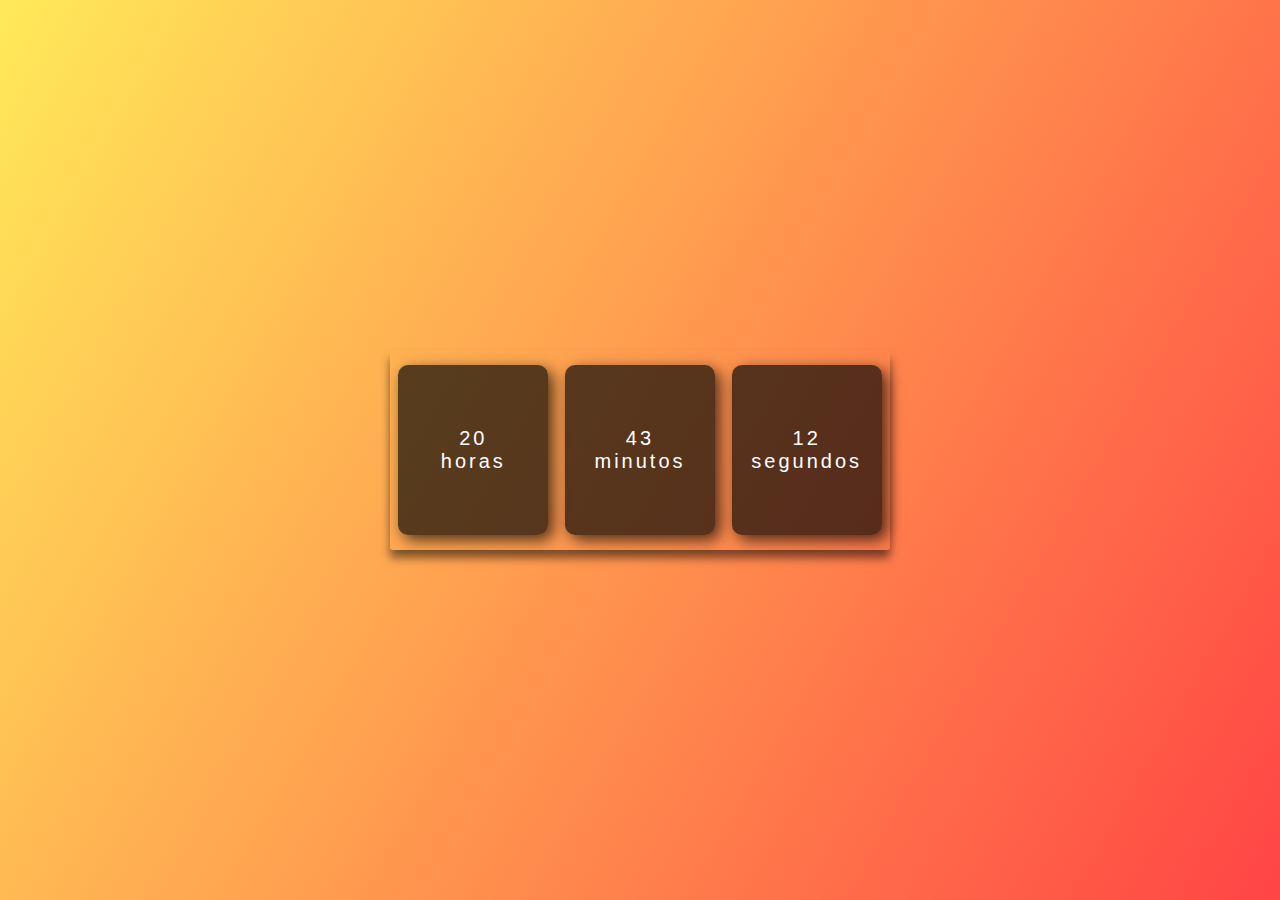
<file: digital clock/index.html>
<!DOCTYPE html>
<html lang="en">
<head>
    <meta charset="UTF-8">
    <meta http-equiv="X-UA-Compatible" content="IE=edge">
    <meta name="viewport" content="width=device-width, initial-scale=1.0">
    <title>Relogio Digital</title>
    <link rel="stylesheet" href="style.css">
    <link rel="icon" href="https://encrypted-tbn0.gstatic.com/images?q=tbn:ANd9GcT6HEXm2ABiZSz6FS0D_ZiiiO6VNF8yXxcQ1IpUI5mQG0ArF_0rp5llrnBnH1RMa70Cu9M&usqp=CAU" sizes="16x16"  />

</head>
<body>
    <div class="relogio" onload="Timer()">
        <div>
            <span id="hora">00</span>
            <span class="tempo">horas</span>
        </div>
        <div>
            <span id="minuto">00</span>
            <span class="tempo">minutos</span>
        </div>
        <div>
            <span id="segundo">00</span>
            <span class="tempo">segundos</span>
        </div>
    </div>
    <script src="main.js"></script>
</body>
</html>
</file>
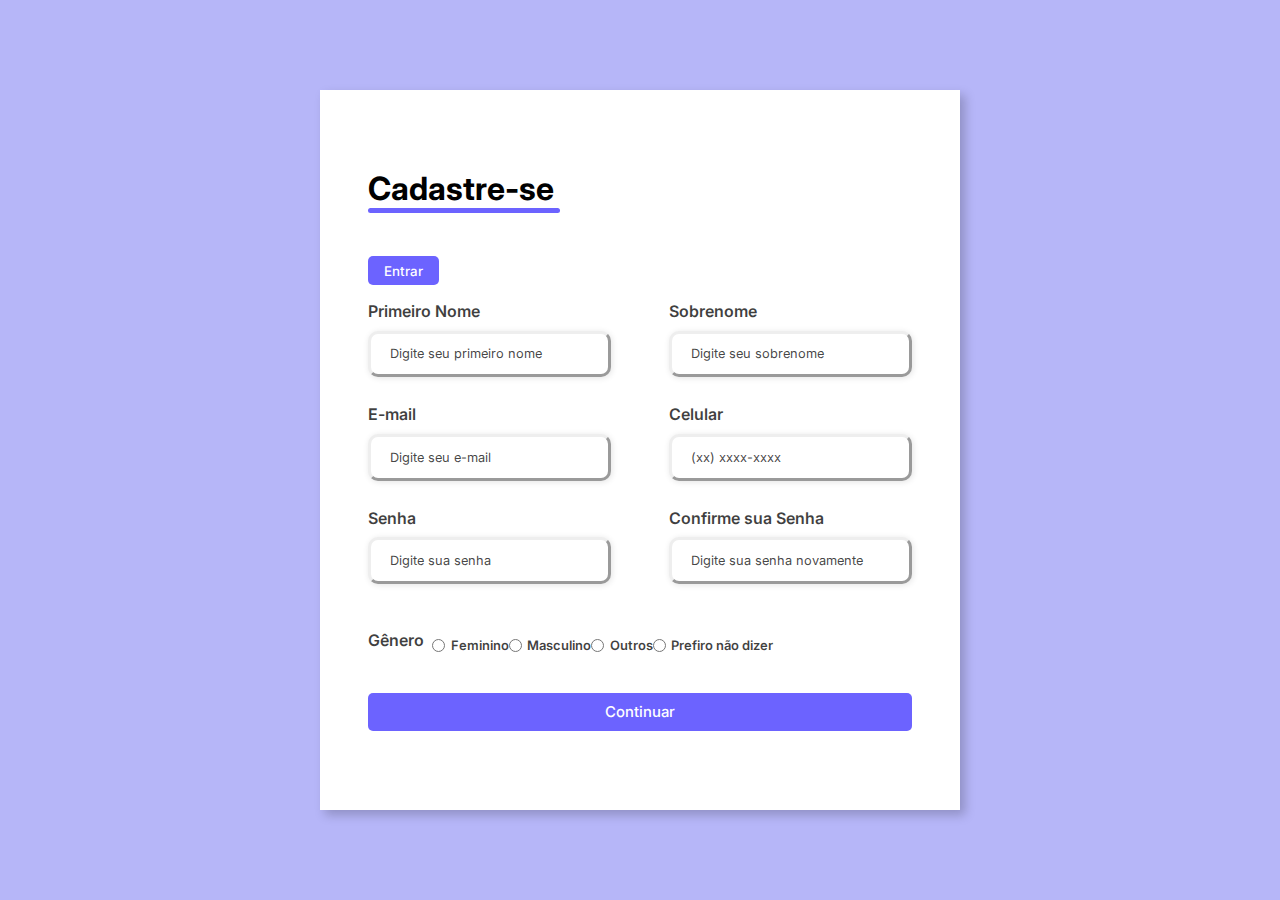
<file: formulario responsivo/index.html>
<!DOCTYPE html>
<html lang="pt-br">
  <head>
    <meta charset="UTF-8" />
    <meta http-equiv="X-UA-Compatible" content="IE=edge" />
    <meta name="viewport" content="width=device-width, initial-scale=1.0" />
    <link rel="stylesheet" href="assets/css/style.css" />
    <title>Formulario de Cadastro</title>
  </head>
  <body>

    <div class="container">
      <div class="form-image">
        <img src="assets/img/undraw_shopping_re_hdd9.svg" alt="" />
      </div>

      <div class="form">
        <form action="#">
          <div class="form-header">
            <h1>Cadastre-se</h1>
          </div>
          <div class="login-button">
            <button><a href="#">Entrar</a></button>
          </div>

          <div class="input-group">
            <div class="input-box">
              <label for="firstname">Primeiro Nome</label>
              <input
                id="firstname"
                type="text"
                name="firstname"
                placeholder="Digite seu primeiro nome"
                required
              />
            </div>

            <div class="input-box">
              <label for="lastname">Sobrenome</label>
              <input
                id="lastname"
                type="text"
                name="lastname"
                placeholder="Digite seu sobrenome"
                required
              />
            </div>

            <div class="input-box">
              <label for="email">E-mail</label>
              <input
                id="email"
                type="email"
                name="email"
                placeholder="Digite seu e-mail"
                required
              />
            </div>

            <div class="input-box">
              <label for="number">Celular</label>
              <input
                id="number"
                type="tel"
                name="number"
                placeholder="(xx) xxxx-xxxx"
                required
              />
            </div>

            <div class="input-box">
              <label for="password">Senha</label>
              <input
                id="password"
                type="password"
                name="password"
                placeholder="Digite sua senha"
                required
              />
            </div>

            <div class="input-box">
              <label for="confirmPassword">Confirme sua Senha</label>
              <input
                id="confirmPassword"
                type="password"
                name="confirmPassword"
                placeholder="Digite sua senha novamente"
                required
              />
            </div>
          </div>

          <div class="gender-input">
            <div class="gender-title">
              <h6>Gênero</h6>
            </div>

            <div class="gender-group">
              <div class="gender-input">
                <input id="female" type="radio" name="gender" />
                <label for="female">Feminino</label>
              </div>
              <div class="gender-input">
                <input id="male" type="radio" name="gender" />
                <label for="male">Masculino</label>
              </div>
              <div class="gender-input">
                <input id="others" type="radio" name="gender" />
                <label for="others">Outros</label>
              </div>
              <div class="gender-input">
                <input id="none" type="radio" name="gender" />
                <label for="none">Prefiro não dizer</label>
              </div>
            </div>
          </div>
          <div class="continue-button">
            <button><a href="#">Continuar</a></button>
          </div>
        </form>
      </div>
    </div>
  </body>
</html>
</file>
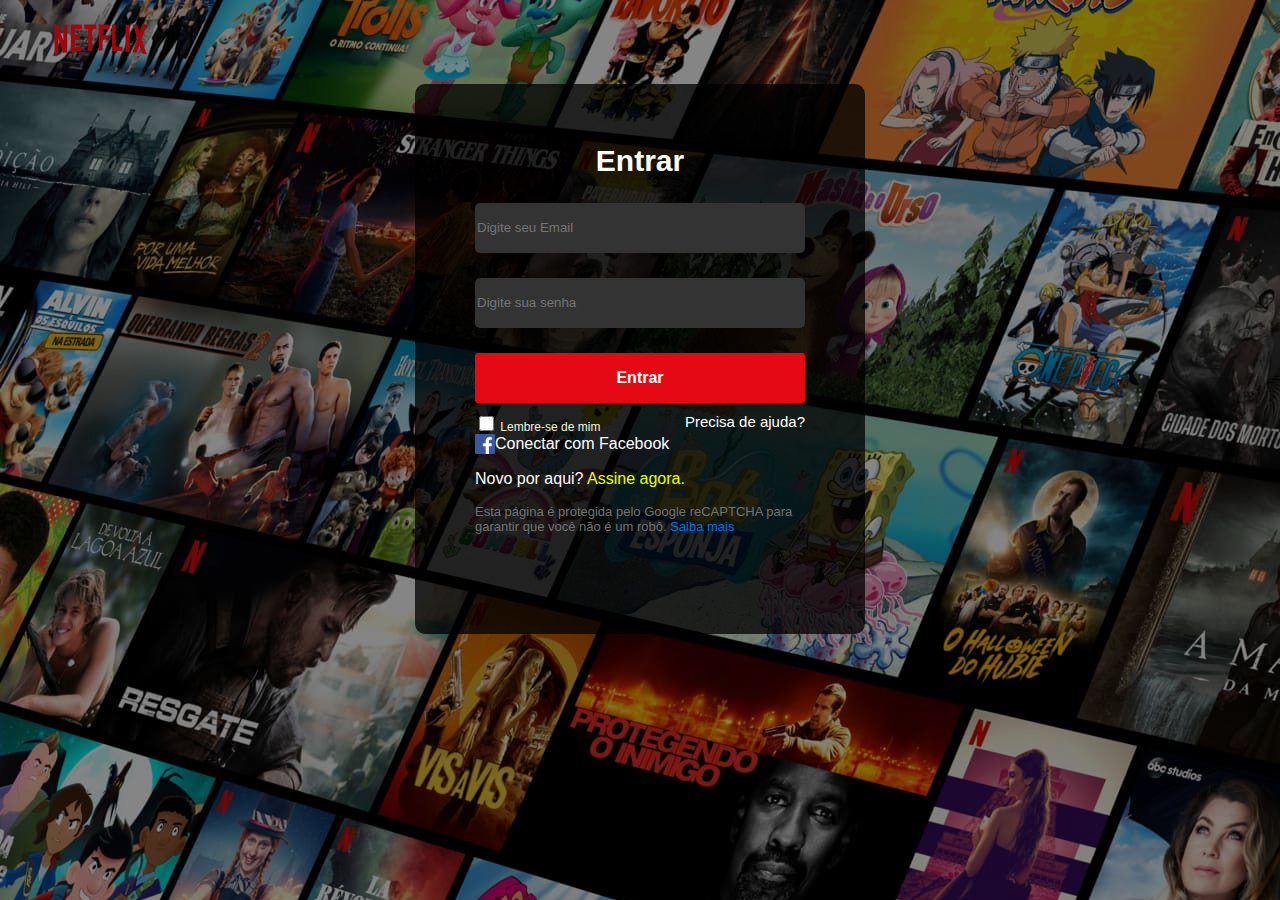
<file: netflix login page/index.html>
<!DOCTYPE html>
<html lang="en">
<head>
    <meta charset="UTF-8">
    <meta http-equiv="X-UA-Compatible" content="IE=edge">
    <meta name="viewport" content="width=device-width, initial-scale=1.0">
    <title>Document</title>
    <link rel="stylesheet" href="./assets/style.css">
</head>
<body>
    <div class="header">
        <div class="logo">
            <a href="#" >
                <img src="img/netflixlogo.png" alt="">
            </a>
        </div>
    </div>

    <div class="login_box">
        <h2>Entrar</h2>
        <form>

            <div class="input_box">
                <input type="email" required placeholder="Digite seu Email">
            </div>

            <div class="input_box">
                <input type="password" required placeholder="Digite sua senha">
            </div>
            <button class="submit">Entrar</button>

        </form>
        <div class="suporte">
            <div class="remenber">
                <input type="checkbox" >
                <span>Lembre-se de mim</span>
            </div>

            <div class="help">
                <a href="#">
                Precisa de ajuda?
                </a>
            </div>
        </div>

        <div class="login_footer">

        <div class="login_facebook">

            <img src="img/Facebook_logo.png" alt="imagem_fecebook">
            <a href="#">Conectar com Facebook</a>

        </div>

        <div class="sign_up"> 
        <p>Novo por aqui? <a href="#">Assine agora.</a></p>
        </div>
        <div class="terms"> 
            <p>Esta página é protegida pelo Google reCAPTCHA para garantir que você não é um robô. <a href="#">Saiba mais</a></p>
        </div>
        </div>

    </div>

</body>
</html>
</file>
<file: digital clock/style.css>
*{
    margin: 0;
    padding: 0;
    font-family: Verdana, Geneva, Tahoma, sans-serif;
}
body{
    height: 100vh;
    background: linear-gradient(120deg, #ffe53bd8, #ff2525da);
    display: flex;
    align-items: center;
    justify-content: center;
}
.relogio{
    height: 200px;
    width: 500px;
    align-items: center;
    justify-content: center;
    display: flex;
    justify-content: space-around;
    border-radius: 3px;
    box-shadow: 0px 8px 10px rgba(0, 0, 0, .5);

}
.relogio div{
    height: 170px;
    width: 150px;
    display: flex;
    flex-direction: column;
    align-items: center;
    justify-content: center;
    color: #fff;
    background: rgba(5, 5, 5, 0.671);
    box-shadow: 5px 5px 15px rgba(0, 0, 0, .7);
    border-radius: 10px;
    letter-spacing: 3px;

}

.relogio span{
    font-size: 20px;

}
</file>
<file: formulario responsivo/assets/css/style.css>
@import url('https://fonts.googleapis.com/css2?family=Inter:wght@100;200;300;400;500;600&display=swap');

*{
    padding: 0;
    margin: 0;
    box-sizing: border-box;
    font-family: 'Inter', sans-serif;
}
body{
    width: 100%;
    height: 100vh;
    display: flex;
    align-items: center;
    justify-content: center;
    background: #0c0ce94d;
}
.container{
    width: 80%;
    height: 80vh;
    display: flex;
    box-shadow: 5px 5px 10px rgba(0, 0, 0, 0.212);
}
.form-image{
    width: 50%;
    display: flex;
    flex-direction: column;
    justify-content: center;
    align-items: center;
    background-color: #fde3a7d7;
    padding: 1rem;
}

.form-image img {
    width: 31rem;
}
.form {
    width: 50%;
    display: flex;
    flex-direction: column;
    justify-content: center;
    align-items: center;
    background-color: #fff;
    padding: 3rem;
}

.form-header {
    margin-bottom: 3rem;
    display: flex;
    justify-content:   space-between;  
}

.login-button {
    display: flex;
    align-items: center;
}
.login-button button {
    border: none;
    background-color: #6c63ff;
    padding: 0.4rem 1rem;
    border-radius: 5px;
    cursor: pointer;
}
.login-button button:hover {
    background-color: #6b63fff1;
}

.login-button button a {
    text-decoration: none;
    font-weight: 500;
    color: #fff;
}
.form-header h1::after {
    content: '';
    display: block;
    width: 12rem;
    height: 0.3rem;
    background-color: #6c63ff;
    margin: 0 auto;
    position: absolute;
    border-radius: 10px;
}

.input-group {
    display: flex;
    flex-wrap: wrap;
    justify-content: space-between;
    padding: 1rem 0;
}
.input-box {
    display: flex;
    flex-direction: column;
    margin-bottom: 1.1rem;
}
.input-box input {
    margin: 0.6rem 0;
    padding: 0.8rem 1.2rem;
    border:  outset;
    border-radius: 10px;
    box-shadow: 1px 1px 6px #0000001c;
    font-size: 0.8rem;
}

.input-box input:focus-visible {
    outline: 1px solid #6c63ff;
}

.input-box label,
.gender-title h6 {
    font-size: 1rem;
    font-weight: 600;
    color: #000000c0;
}

.input-box input::placeholder {
    color: #000000be;
}

.gender-group {
    display: flex;
    justify-content: space-between;
    margin-top: 0.62rem;
    padding: 0 .5rem;
}
.gender-input {
    display: flex;
    align-items: center;
}

.gender-input input {
    margin-right: 0.35rem;
}

.gender-input label {
    font-size: 0.81rem;
    font-weight: 600;
    color: #000000c0;
}

.continue-button button {
    width: 100%;
    margin-top: 2.5rem;
    border: none;
    background-color: #6c63ff;
    padding: 0.62rem;
    border-radius: 5px;
    cursor: pointer;
}

.continue-button button:hover {
    background-color: #6b63fff1;
}

.continue-button button a {
    text-decoration: none;
    font-size: 0.93rem;
    font-weight: 500;
    color: #fff;
}

@media screen and (max-width: 1330px) {
    .form-image {
        display: none;
    }
    .container {
        width: 50%;
    }
    .form {
        width: 100%;
    }
}
@media screen and (max-width: 1024px) {
    .container {
        width: 70%;
        height: auto;
    }
    .input-group {
        flex-direction: column;
        z-index: 5;
        padding-right: 3rem;
        max-height: 10rem;
        overflow-y: scroll;
        flex-wrap: nowrap;
    }
    .gender-inputs {
        margin-top: 2rem;
    }
    .gender-group {
        flex-direction: column;
    }
    .gender-title h6 {
        margin: 0;
    }
    .gender-input {
        margin-top: 0.5rem;
    }
}
</file>
<file: netflix login page/assets/style.css>
body{
    padding: 0;
    margin: 0;
    height: 100vh;
    width: 100%;
    position: relative;
    background-image: url(../img/background.jpg);
    background-image: cover;
    background-repeat: no-repeat;
    font-family: Arial, Helvetica, sans-serif;
}
body::before {
    content: '';
    background-color: rgb(0, 0, 0, .3);
    width: 100%;
    height: 100%;
    position: absolute;
    top: 0;
    bottom: 0;
    left: 0;
    right: 0;
}
.logo img{
    height: 40px;
    width: 100px;
}
.header{
    padding: 20px 50px;   
    
}

.login_box{
    padding: 60px;
    z-index: 90;
    position: relative;
    max-width: 450px;
    height: 550px;
    margin-left: 50%;
    background-color: rgb(0, 0, 0, 0.75);
    border-radius: 10px;
    box-sizing: border-box;
    transform: translateX(-50%);
    
}
.login_box h2{
    font-size: 30px;
    color: #fff;
    margin-top: 0;
    text-align: center;
}
.login_box input{
    height: 50px;
    width: 100%;
    color: #fff;
    background-color: #333;
    border: none;
    border-radius: 5px;
     
    box-sizing: border-box;
     
}
.input_box {
    margin-bottom: 25px;
}
.login_box button {
    height: 50px;
    width: 100%;
    color: #fff;
    background-color: #e50914;
    border-radius: 3px;
    font-weight: bold;
    font-size: 16px;
    border: none;
    margin-bottom: 10px;
}
.login_box button:hover {
    background-color: #f0555d;
    cursor: pointer;
}
.suporte{
    display: flex;
    justify-content: space-between;
    color: beige;
    font-size: 12px;
    
}
.suporte input {
    width: 15px;
    height: 15px;
}
.remember span {
    margin-right: 5px;
    
    height: 25px;
}
.help a{
    text-decoration: none;
    font-size: 15px;
    color: #fff;
}
.help a:hover {
    text-decoration: underline;
     
}
.login_facebook {
    display: flex;
    align-items: center;
    width: 100%;
    color: #737373;
}
.login_facebook img{
    
    height: 20px;
    width: 20px;

}
.login_facebook a{
    text-decoration: none;
    color: #fff;
}
.sign_up {
    color: #fff;
    font-size: 16px;
}

.sign_up a {
    color: #e5ff00;
    font-size: 16px;
    text-decoration: none;
}

.sign_up a:hover {
    text-decoration: underline;
}

.terms {
    color: #737373;
    font-size: 13px;
}

.terms a {
    text-decoration: none;
    color: #0071eb;
}

.terms a:hover {
    text-decoration: underline;
}
</file>
